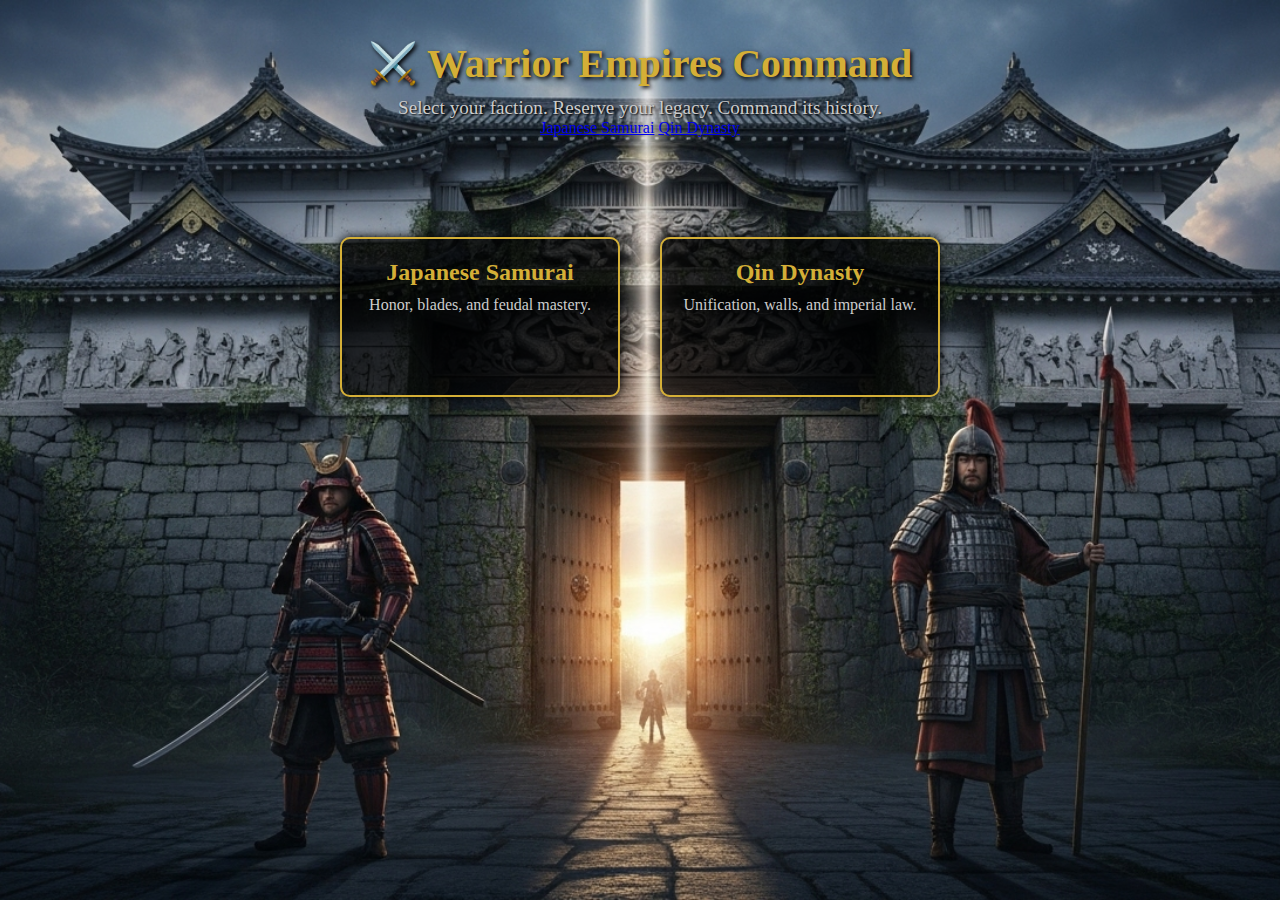
<file: index.html>
<!DOCTYPE html>
<html lang="en">
<head>
  <meta charset="UTF-8" />
  <meta name="viewport" content="width=device-width, initial-scale=1.0" />
  <title>Warrior Empires Command</title>
  <link rel="stylesheet" href="style.css" />
</head>
<body>
  <header>
    <h1>⚔️ Warrior Empires Command</h1>
    <p>Select your faction. Reserve your legacy. Command its history.</p>
    <nav>
      <a href="samurai.html">Japanese Samurai</a>
      <a href="qin.html">Qin Dynasty</a>
    </nav>
  </header>

  <main>
    <div class="link-row">
      <a href="samurai.html" class="empire-card samurai">
          <h2>Japanese Samurai</h2>
          <p>Honor, blades, and feudal mastery.</p>
        </a>
        <a href="qin.html" class="empire-card qin">
          <h2>Qin Dynasty</h2>
          <p>Unification, walls, and imperial law.</p>
        </a>
    </div>
  </main>
</body>
</html>
</file>
<file: style.css>
/* === GLOBAL RESET === */
* {
  margin: 0;
  padding: 0;
  box-sizing: border-box;
}

/* === HTML & BODY === */
html, body {
  height: 100%;
}

body {
  font-family: 'Garamond', serif;
  background-image: url('images/castle-wall.jpg'); /* Replace with bg-samurai.jpg or bg-qin.jpg as needed */
  background-size: cover;
  background-position: center;
  background-repeat: no-repeat;
  background-attachment: fixed;
  color: #f0e6d2;
  min-height: 100vh;
  padding: 40px 20px;
  display: flex;
  flex-direction: column;
  align-items: center;
}

/* === HEADER === */
header {
  text-align: center;
  margin-bottom: 40px;
}

header h1 {
  font-size: 2.5rem;
  color: #d4af37;
  text-shadow: 2px 2px 4px #000;
}

header p {
  font-size: 1.2rem;
  color: #ccc;
  text-shadow: 1px 1px 2px #000;
  margin-top: 10px;
}

/* === FACTION LINK ROW === */
.link-row {
  display: flex;
  justify-content: center;
  gap: 40px;
  flex-wrap: wrap;
  margin-top: 60px;
}

/* === EMPIRE CARD === */
.empire-card {
  display: block;
  width: 280px;
  min-height: 160px;
  background-color: rgba(0, 0, 0, 0.7);
  border: 2px solid #d4af37;
  border-radius: 10px;
  padding: 20px;
  text-align: center;
  text-decoration: none;
  color: #f0e6d2;
  box-shadow: 0 0 10px #000;
  transition: transform 0.3s ease;
}

.empire-card:hover {
  transform: scale(1.05);
  border-color: #fff;
}

.empire-card h2 {
  font-size: 1.5rem;
  margin-bottom: 10px;
  color: #d4af37;
}

.empire-card p {
  font-size: 1rem;
  color: #ccc;
}

/* === BACKGROUND OVERRIDES === */
.samurai-bg {
  background-image: url('images/bg-samurai.jpg');
  background-size: cover;
  background-repeat: no-repeat;
  background-position: center;
  background-attachment: fixed;
  min-height: 100vh;
  color: #f0e6d2;
}

.qin-bg {
  background-image: url('images/bg-qin.jpg');
  background-size: cover;
  background-repeat: no-repeat;
  background-position: center;
  background-attachment: fixed;
  min-height: 100vh;
  color: #f0e6d2;
}
</file>
